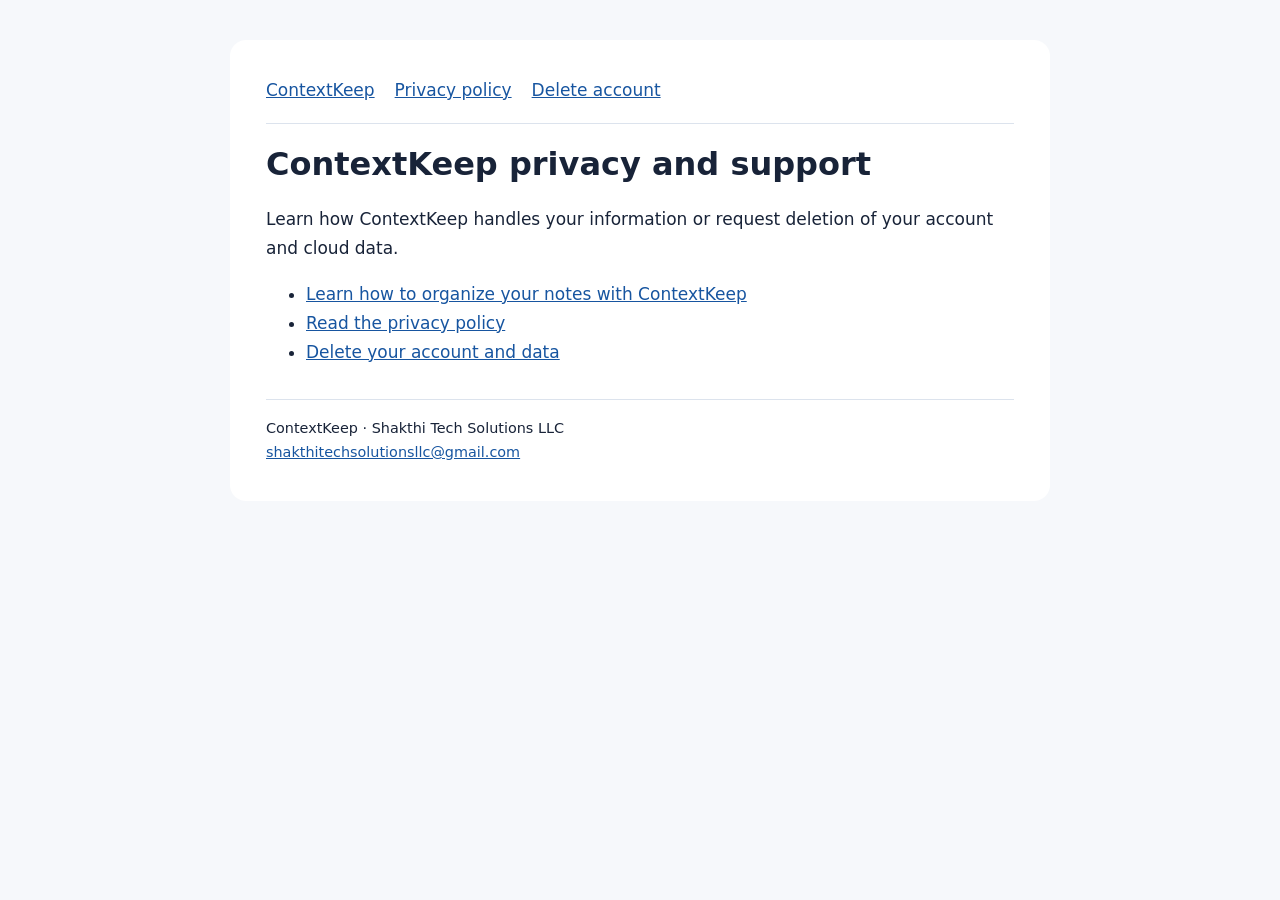
<file: index.html>
<!doctype html>
<html lang="en"><head><meta charset="utf-8"><meta name="viewport" content="width=device-width,initial-scale=1"><title>Privacy and support | ContextKeep</title><link rel="stylesheet" href="style.css"></head><body><main><nav aria-label="Main navigation"><a href="index.html">ContextKeep</a><a href="privacy.html">Privacy policy</a><a href="delete-account.html">Delete account</a></nav><h1>ContextKeep privacy and support</h1><p>Learn how ContextKeep handles your information or request deletion of your account and cloud data.</p><ul><li><a href="guide.html">Learn how to organize your notes with ContextKeep</a></li><li><a href="privacy.html">Read the privacy policy</a></li><li><a href="delete-account.html">Delete your account and data</a></li></ul><footer>ContextKeep · Shakthi Tech Solutions LLC<br><a href="mailto:shakthitechsolutionsllc@gmail.com">shakthitechsolutionsllc@gmail.com</a></footer></main></body></html>
</file>
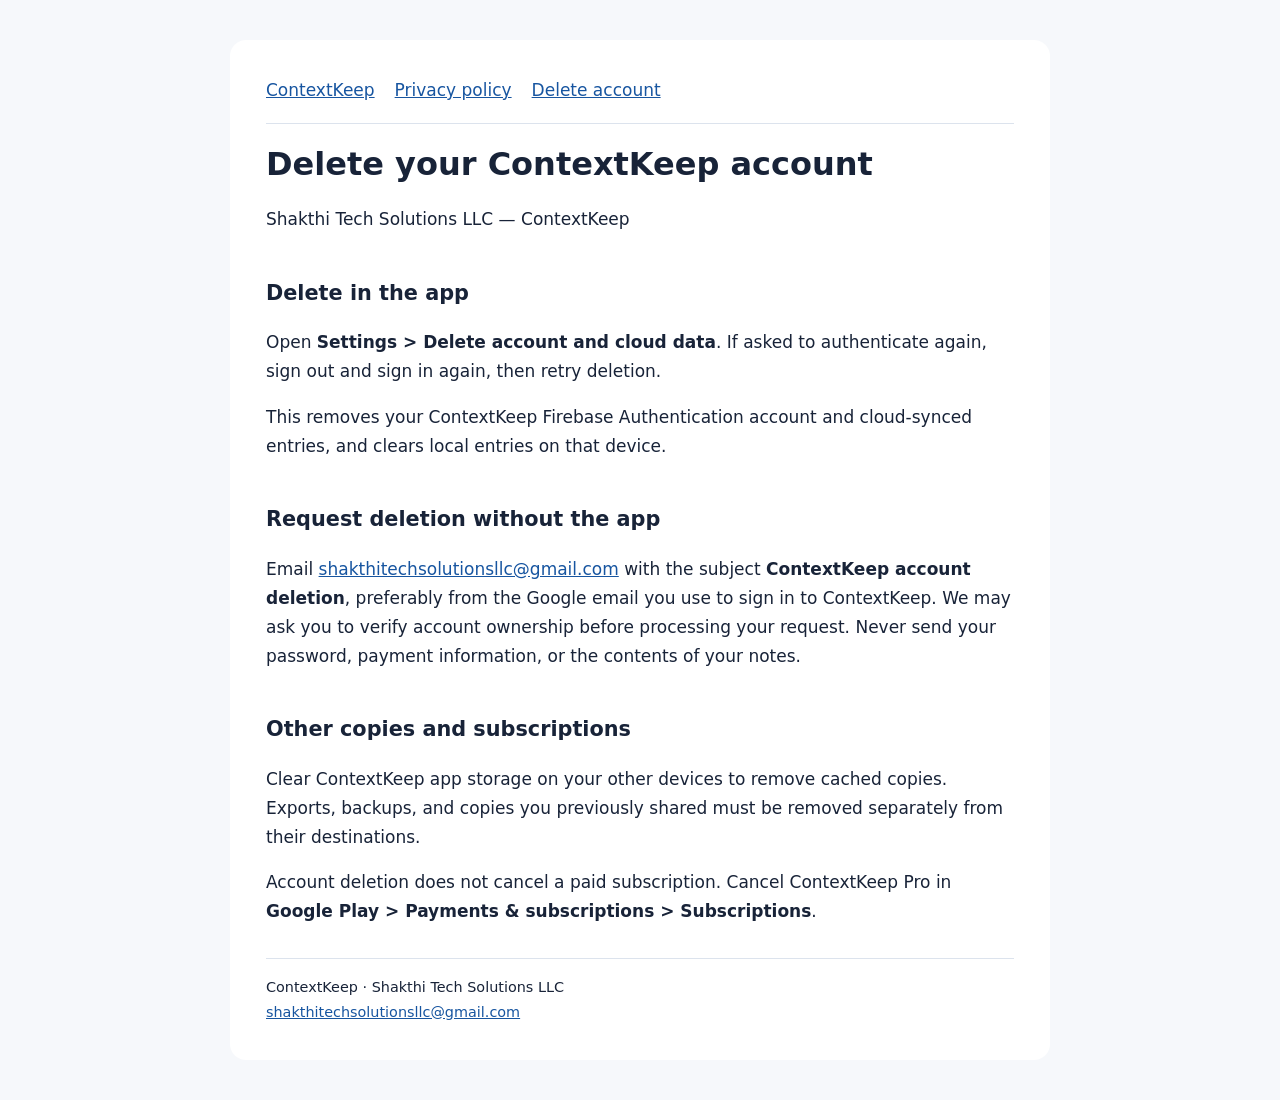
<file: delete-account.html>
<!doctype html>
<html lang="en"><head><meta charset="utf-8"><meta name="viewport" content="width=device-width,initial-scale=1"><title>Delete account | ContextKeep</title><link rel="stylesheet" href="style.css"></head><body><main><nav aria-label="Main navigation"><a href="index.html">ContextKeep</a><a href="privacy.html">Privacy policy</a><a href="delete-account.html">Delete account</a></nav><h1>Delete your ContextKeep account</h1>
<p>Shakthi Tech Solutions LLC — ContextKeep</p>
<h2>Delete in the app</h2>
<p>Open <strong>Settings &gt; Delete account and cloud data</strong>. If asked to authenticate again, sign out and sign in again, then retry deletion.</p>
<p>This removes your ContextKeep Firebase Authentication account and cloud-synced entries, and clears local entries on that device.</p>
<h2>Request deletion without the app</h2>
<p>Email <a href="mailto:shakthitechsolutionsllc@gmail.com?subject=ContextKeep%20account%20deletion">shakthitechsolutionsllc@gmail.com</a> with the subject <strong>ContextKeep account deletion</strong>, preferably from the Google email you use to sign in to ContextKeep. We may ask you to verify account ownership before processing your request. Never send your password, payment information, or the contents of your notes.</p>
<h2>Other copies and subscriptions</h2>
<p>Clear ContextKeep app storage on your other devices to remove cached copies. Exports, backups, and copies you previously shared must be removed separately from their destinations.</p>
<p>Account deletion does not cancel a paid subscription. Cancel ContextKeep Pro in <strong>Google Play &gt; Payments &amp; subscriptions &gt; Subscriptions</strong>.</p><footer>ContextKeep · Shakthi Tech Solutions LLC<br><a href="mailto:shakthitechsolutionsllc@gmail.com">shakthitechsolutionsllc@gmail.com</a></footer></main></body></html>
</file>
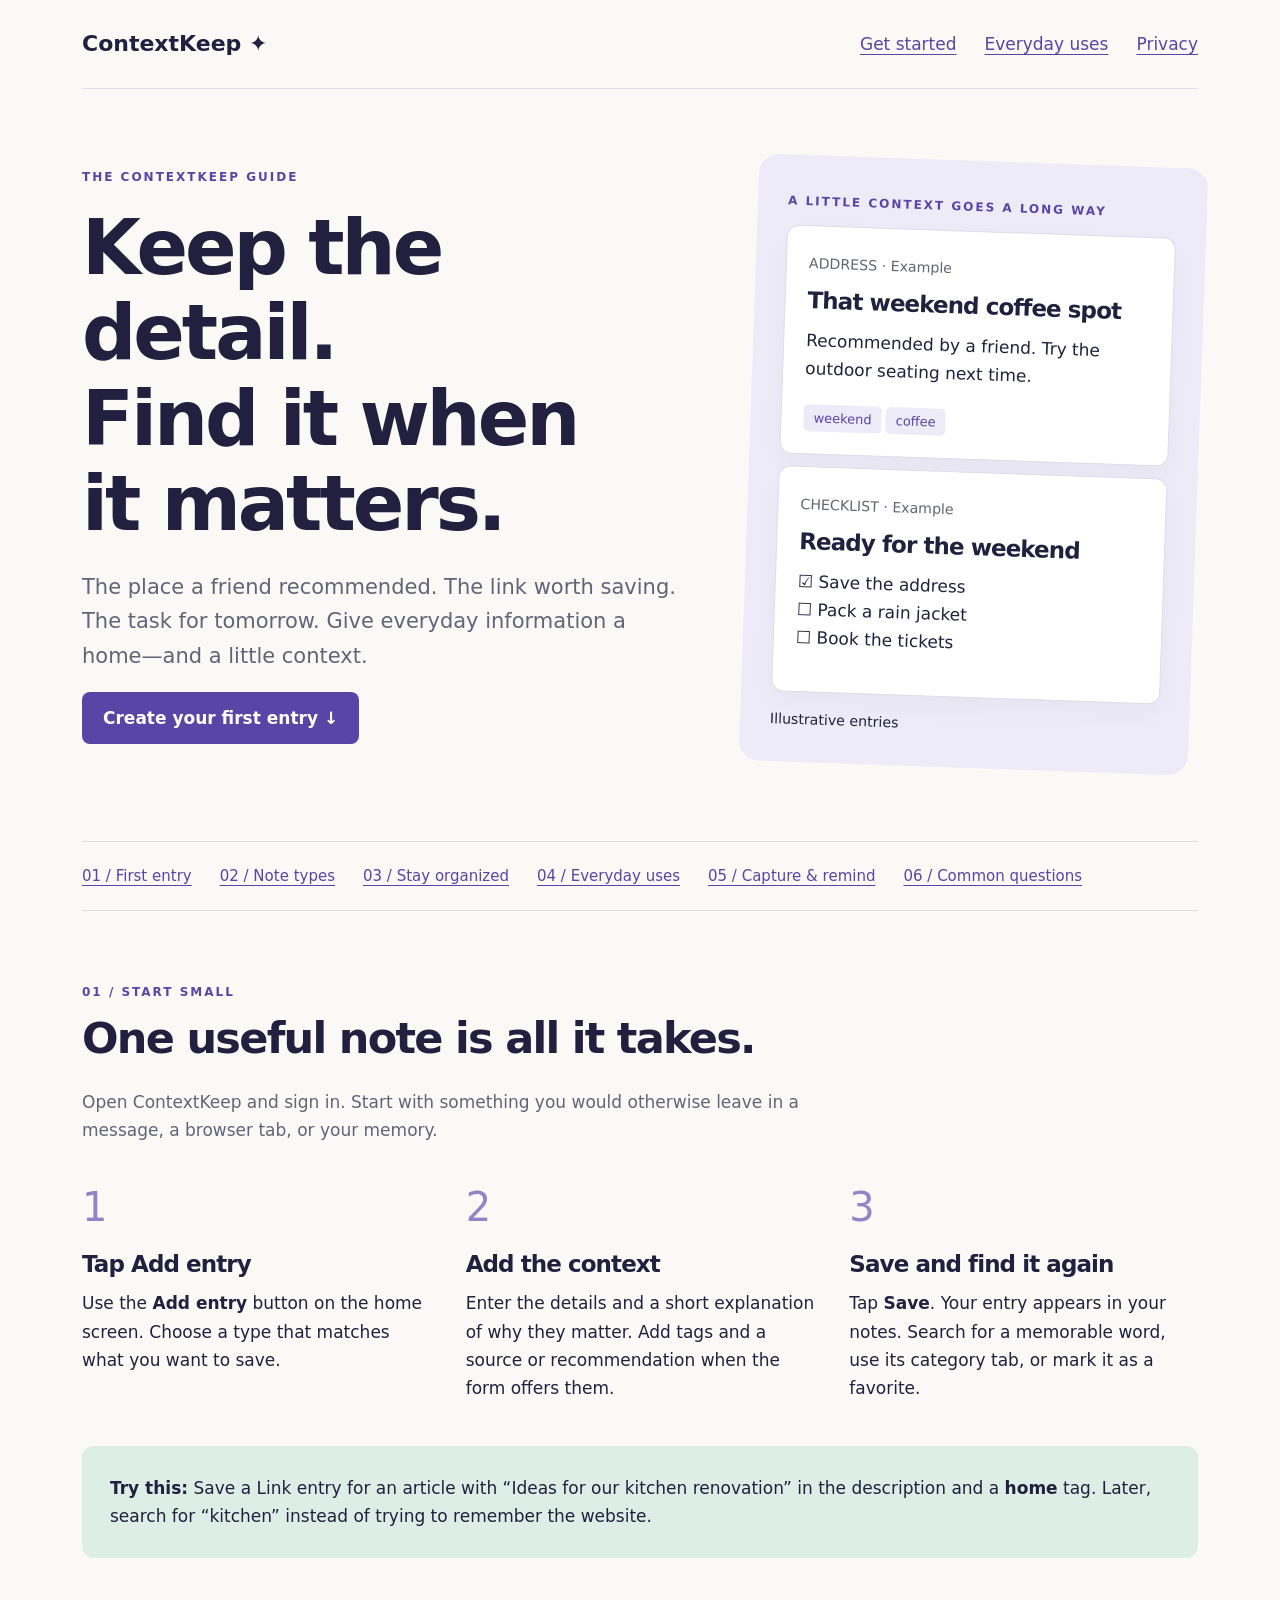
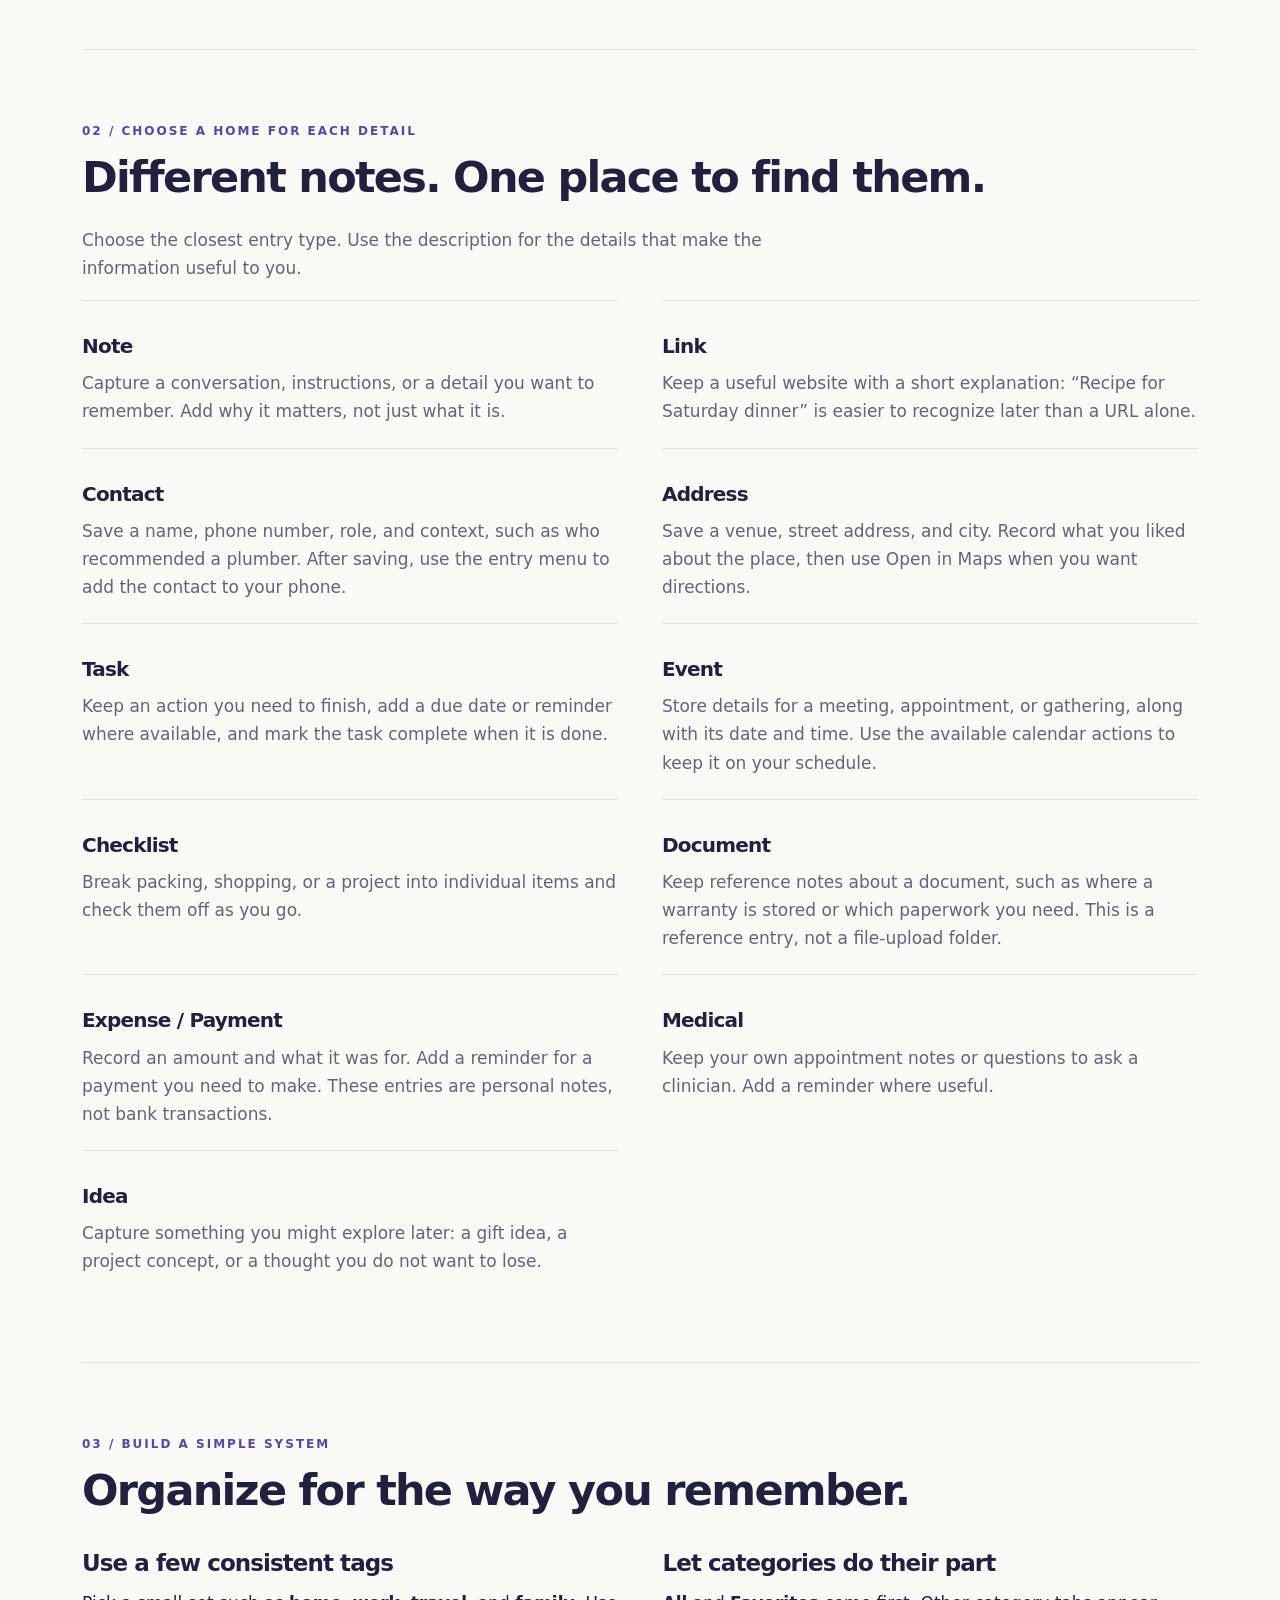
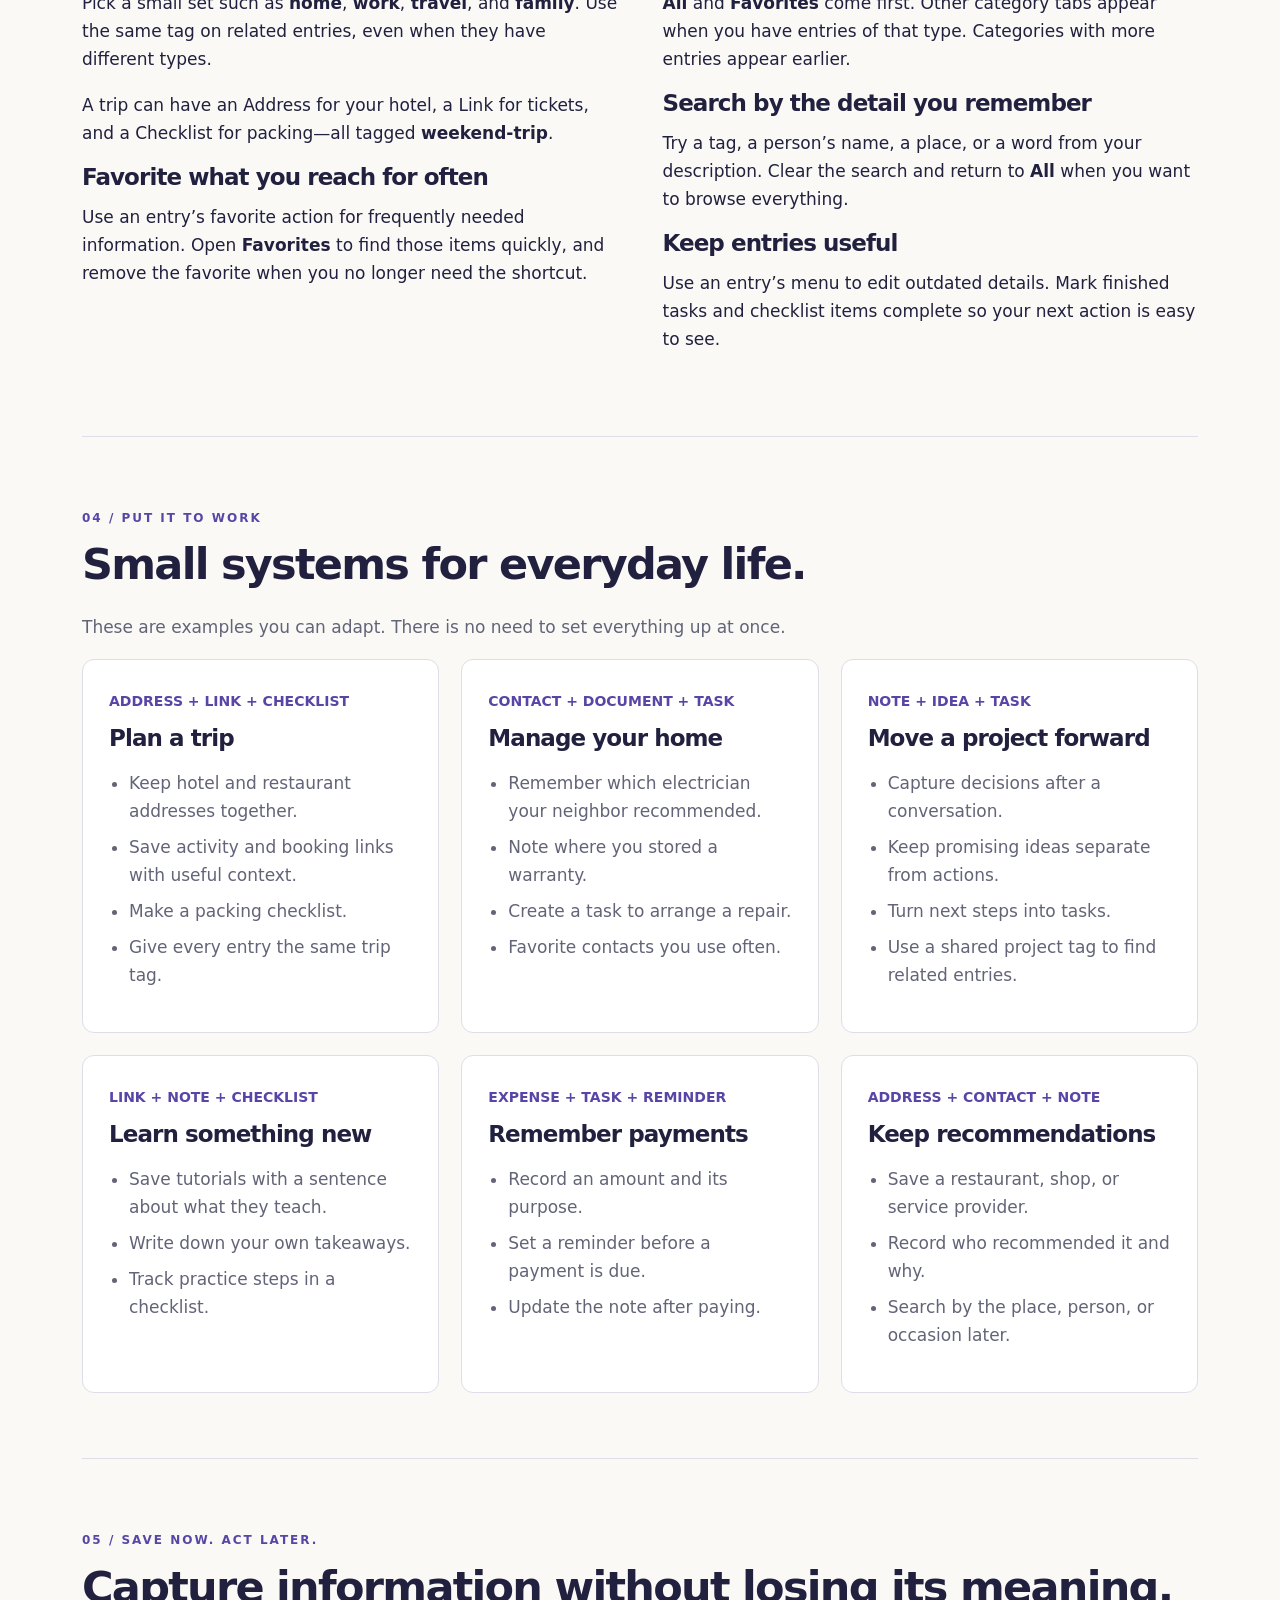
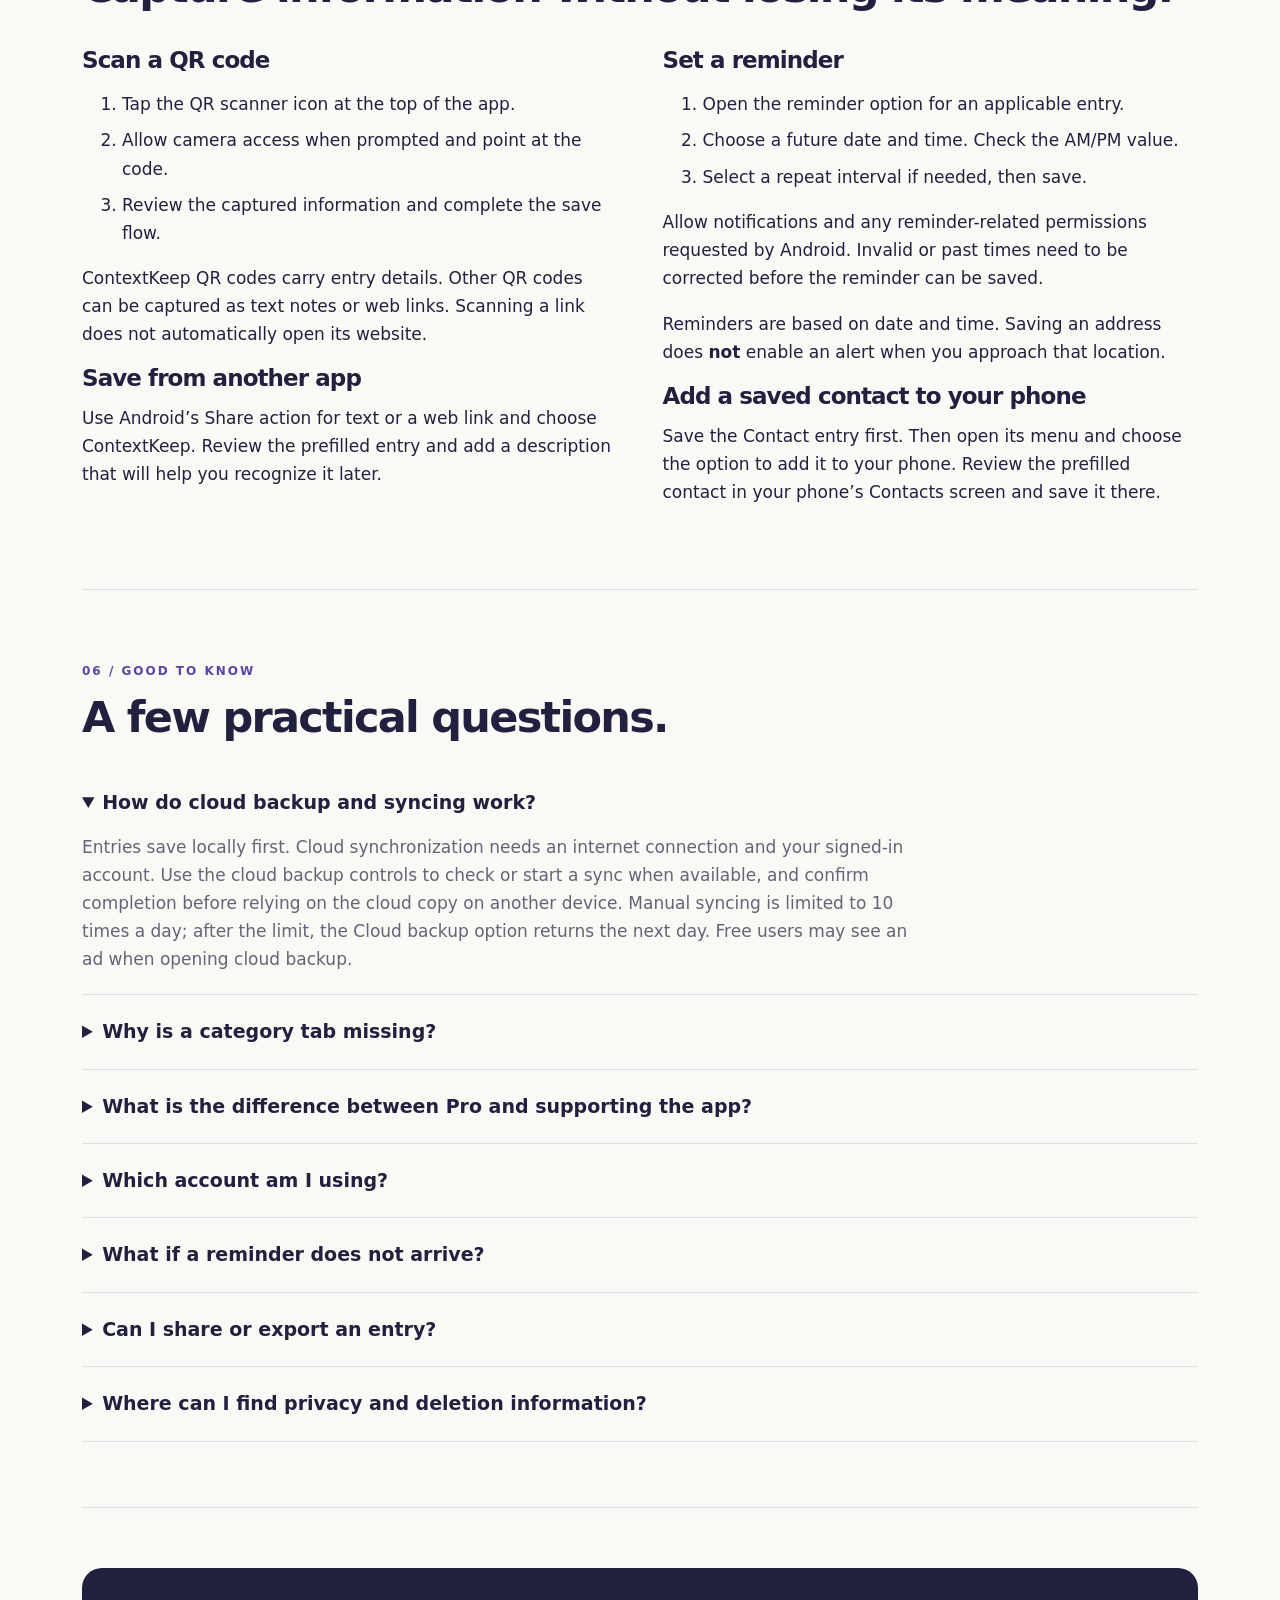
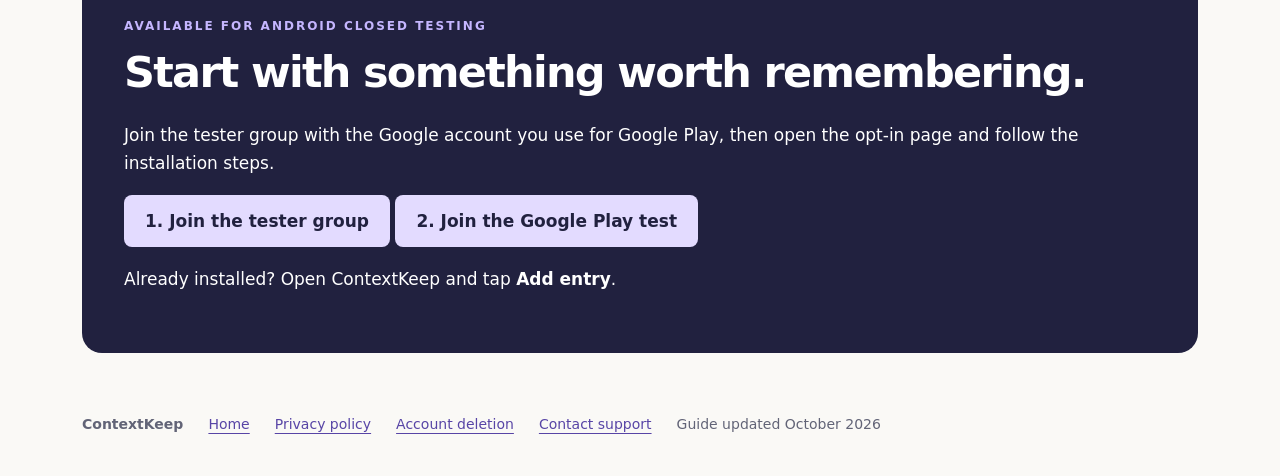
<file: guide.html>
<!doctype html><html lang="en"><head><meta charset="utf-8"><meta name="viewport" content="width=device-width,initial-scale=1"><meta name="description" content="Learn how to use ContextKeep to organize notes, links, contacts, places, tasks and reminders. A practical getting-started guide with everyday examples."><title>How to use ContextKeep — An everyday organization guide</title><link rel="stylesheet" href="guide.css"></head><body><a class="skip" href="#main">Skip to guide</a><div class="wrap"><nav aria-label="Main navigation"><a class="brand" href="index.html">ContextKeep<span aria-hidden="true"> ✦</span></a><a href="#start">Get started</a><a href="#everyday">Everyday uses</a><a href="privacy.html">Privacy</a></nav><main id="main"><header class="hero"><div><span class="label">The ContextKeep guide</span><h1>Keep the detail.<br>Find it when<br>it matters.</h1><p class="lead">The place a friend recommended. The link worth saving. The task for tomorrow. Give everyday information a home—and a little context.</p><a class="button" href="#start">Create your first entry ↓</a></div><aside class="hero-note" aria-label="Illustrative notes, not app screenshots"><span class="label">A little context goes a long way</span><div class="sample"><small>ADDRESS · Example</small><h3>That weekend coffee spot</h3><p>Recommended by a friend. Try the outdoor seating next time.</p><span class="tag">weekend</span><span class="tag">coffee</span></div><div class="sample"><small>CHECKLIST · Example</small><h3>Ready for the weekend</h3><p>☑ Save the address<br>☐ Pack a rain jacket<br>☐ Book the tickets</p></div><small>Illustrative entries</small></aside></header><div class="contents" aria-label="Guide sections"><a href="#start">01 / First entry</a><a href="#types">02 / Note types</a><a href="#organize">03 / Stay organized</a><a href="#everyday">04 / Everyday uses</a><a href="#capture">05 / Capture & remind</a><a href="#questions">06 / Common questions</a></div>
<section id="start" class="section"><span class="label">01 / Start small</span><h2>One useful note is all it takes.</h2><p class="intro">Open ContextKeep and sign in. Start with something you would otherwise leave in a message, a browser tab, or your memory.</p><div class="steps"><div><span class="num">1</span><h3>Tap Add entry</h3><p>Use the <strong>Add entry</strong> button on the home screen. Choose a type that matches what you want to save.</p></div><div><span class="num">2</span><h3>Add the context</h3><p>Enter the details and a short explanation of why they matter. Add tags and a source or recommendation when the form offers them.</p></div><div><span class="num">3</span><h3>Save and find it again</h3><p>Tap <strong>Save</strong>. Your entry appears in your notes. Search for a memorable word, use its category tab, or mark it as a favorite.</p></div></div><div class="callout"><strong>Try this:</strong> Save a Link entry for an article with “Ideas for our kitchen renovation” in the description and a <strong>home</strong> tag. Later, search for “kitchen” instead of trying to remember the website.</div></section>
<section id="types" class="section"><span class="label">02 / Choose a home for each detail</span><h2>Different notes. One place to find them.</h2><p class="intro">Choose the closest entry type. Use the description for the details that make the information useful to you.</p><div class="types"><article class="type"><h3>Note</h3><p>Capture a conversation, instructions, or a detail you want to remember. Add why it matters, not just what it is.</p></article><article class="type"><h3>Link</h3><p>Keep a useful website with a short explanation: “Recipe for Saturday dinner” is easier to recognize later than a URL alone.</p></article><article class="type"><h3>Contact</h3><p>Save a name, phone number, role, and context, such as who recommended a plumber. After saving, use the entry menu to add the contact to your phone.</p></article><article class="type"><h3>Address</h3><p>Save a venue, street address, and city. Record what you liked about the place, then use Open in Maps when you want directions.</p></article><article class="type"><h3>Task</h3><p>Keep an action you need to finish, add a due date or reminder where available, and mark the task complete when it is done.</p></article><article class="type"><h3>Event</h3><p>Store details for a meeting, appointment, or gathering, along with its date and time. Use the available calendar actions to keep it on your schedule.</p></article><article class="type"><h3>Checklist</h3><p>Break packing, shopping, or a project into individual items and check them off as you go.</p></article><article class="type"><h3>Document</h3><p>Keep reference notes about a document, such as where a warranty is stored or which paperwork you need. This is a reference entry, not a file-upload folder.</p></article><article class="type"><h3>Expense / Payment</h3><p>Record an amount and what it was for. Add a reminder for a payment you need to make. These entries are personal notes, not bank transactions.</p></article><article class="type"><h3>Medical</h3><p>Keep your own appointment notes or questions to ask a clinician. Add a reminder where useful.</p></article><article class="type"><h3>Idea</h3><p>Capture something you might explore later: a gift idea, a project concept, or a thought you do not want to lose.</p></article></div></section><section id="organize" class="section"><span class="label">03 / Build a simple system</span><h2>Organize for the way you remember.</h2><div class="split"><div><h3>Use a few consistent tags</h3><p>Pick a small set such as <strong>home</strong>, <strong>work</strong>, <strong>travel</strong>, and <strong>family</strong>. Use the same tag on related entries, even when they have different types.</p><p>A trip can have an Address for your hotel, a Link for tickets, and a Checklist for packing—all tagged <strong>weekend-trip</strong>.</p><h3>Favorite what you reach for often</h3><p>Use an entry’s favorite action for frequently needed information. Open <strong>Favorites</strong> to find those items quickly, and remove the favorite when you no longer need the shortcut.</p></div><div><h3>Let categories do their part</h3><p><strong>All</strong> and <strong>Favorites</strong> come first. Other category tabs appear when you have entries of that type. Categories with more entries appear earlier.</p><h3>Search by the detail you remember</h3><p>Try a tag, a person’s name, a place, or a word from your description. Clear the search and return to <strong>All</strong> when you want to browse everything.</p><h3>Keep entries useful</h3><p>Use an entry’s menu to edit outdated details. Mark finished tasks and checklist items complete so your next action is easy to see.</p></div></div></section>
<section id="everyday" class="section"><span class="label">04 / Put it to work</span><h2>Small systems for everyday life.</h2><p class="intro">These are examples you can adapt. There is no need to set everything up at once.</p><div class="scenarios"><article class="scenario"><span class="workflow">ADDRESS + LINK + CHECKLIST</span><h3>Plan a trip</h3><ul><li>Keep hotel and restaurant addresses together.</li><li>Save activity and booking links with useful context.</li><li>Make a packing checklist.</li><li>Give every entry the same trip tag.</li></ul></article><article class="scenario"><span class="workflow">CONTACT + DOCUMENT + TASK</span><h3>Manage your home</h3><ul><li>Remember which electrician your neighbor recommended.</li><li>Note where you stored a warranty.</li><li>Create a task to arrange a repair.</li><li>Favorite contacts you use often.</li></ul></article><article class="scenario"><span class="workflow">NOTE + IDEA + TASK</span><h3>Move a project forward</h3><ul><li>Capture decisions after a conversation.</li><li>Keep promising ideas separate from actions.</li><li>Turn next steps into tasks.</li><li>Use a shared project tag to find related entries.</li></ul></article><article class="scenario"><span class="workflow">LINK + NOTE + CHECKLIST</span><h3>Learn something new</h3><ul><li>Save tutorials with a sentence about what they teach.</li><li>Write down your own takeaways.</li><li>Track practice steps in a checklist.</li></ul></article><article class="scenario"><span class="workflow">EXPENSE + TASK + REMINDER</span><h3>Remember payments</h3><ul><li>Record an amount and its purpose.</li><li>Set a reminder before a payment is due.</li><li>Update the note after paying.</li></ul></article><article class="scenario"><span class="workflow">ADDRESS + CONTACT + NOTE</span><h3>Keep recommendations</h3><ul><li>Save a restaurant, shop, or service provider.</li><li>Record who recommended it and why.</li><li>Search by the place, person, or occasion later.</li></ul></article></div></section>
<section id="capture" class="section"><span class="label">05 / Save now. Act later.</span><h2>Capture information without losing its meaning.</h2><div class="split"><div><h3>Scan a QR code</h3><ol><li>Tap the QR scanner icon at the top of the app.</li><li>Allow camera access when prompted and point at the code.</li><li>Review the captured information and complete the save flow.</li></ol><p>ContextKeep QR codes carry entry details. Other QR codes can be captured as text notes or web links. Scanning a link does not automatically open its website.</p><h3>Save from another app</h3><p>Use Android’s Share action for text or a web link and choose ContextKeep. Review the prefilled entry and add a description that will help you recognize it later.</p></div><div><h3>Set a reminder</h3><ol><li>Open the reminder option for an applicable entry.</li><li>Choose a future date and time. Check the AM/PM value.</li><li>Select a repeat interval if needed, then save.</li></ol><p>Allow notifications and any reminder-related permissions requested by Android. Invalid or past times need to be corrected before the reminder can be saved.</p><p>Reminders are based on date and time. Saving an address does <strong>not</strong> enable an alert when you approach that location.</p><h3>Add a saved contact to your phone</h3><p>Save the Contact entry first. Then open its menu and choose the option to add it to your phone. Review the prefilled contact in your phone’s Contacts screen and save it there.</p></div></div></section>
<section id="questions" class="section"><span class="label">06 / Good to know</span><h2>A few practical questions.</h2><details open><summary>How do cloud backup and syncing work?</summary><p>Entries save locally first. Cloud synchronization needs an internet connection and your signed-in account. Use the cloud backup controls to check or start a sync when available, and confirm completion before relying on the cloud copy on another device. Manual syncing is limited to 10 times a day; after the limit, the Cloud backup option returns the next day. Free users may see an ad when opening cloud backup.</p></details><details><summary>Why is a category tab missing?</summary><p>Only categories containing entries are shown. Save your first entry of that type and its tab becomes available. All and Favorites remain the first two tabs.</p></details><details><summary>What is the difference between Pro and supporting the app?</summary><p>ContextKeep can be used for free with ads. An optional Pro subscription removes ads. A one-time support purchase supports development but does not enroll you in Pro or remove ads by itself.</p></details><details><summary>Which account am I using?</summary><p>Open Settings to see the signed-in account details. Sign out is also in Settings. Use the same account when you want to access your synced notes on another device.</p></details><details><summary>What if a reminder does not arrive?</summary><p>Check the saved date, time, and AM/PM value. In Android settings, confirm ContextKeep notifications are allowed, review any reminder permissions requested by the app, and check battery restrictions. Device settings can affect notification delivery.</p></details><details><summary>Can I share or export an entry?</summary><p>Use the sharing or export actions available in the app. ContextKeep supports readable text sharing, QR sharing, and JSON or CSV export. Review the contents before sharing, especially if a note includes private contact or personal details.</p></details><details><summary>Where can I find privacy and deletion information?</summary><p>Read the <a href="privacy.html">privacy policy</a> or follow the <a href="delete-account.html">account-deletion instructions</a>. Active Pro subscriptions must be managed separately through Google Play.</p></details></section>
<section class="cta" aria-labelledby="try"><span class="label" style="color:#c5b6ff">Available for Android closed testing</span><h2 id="try">Start with something worth remembering.</h2><p>Join the tester group with the Google account you use for Google Play, then open the opt-in page and follow the installation steps.</p><p><a class="button" href="https://groups.google.com/g/contextkeepclosedtesting">1. Join the tester group</a> <a class="button" href="https://play.google.com/apps/testing/com.shakthitechsolutions.contextkeep">2. Join the Google Play test</a></p><p>Already installed? Open ContextKeep and tap <strong>Add entry</strong>.</p></section></main><footer><strong>ContextKeep</strong><a href="index.html">Home</a><a href="privacy.html">Privacy policy</a><a href="delete-account.html">Account deletion</a><a href="mailto:shakthitechsolutionsllc@gmail.com">Contact support</a><span>Guide updated October 2026</span></footer></div></body></html>
</file>
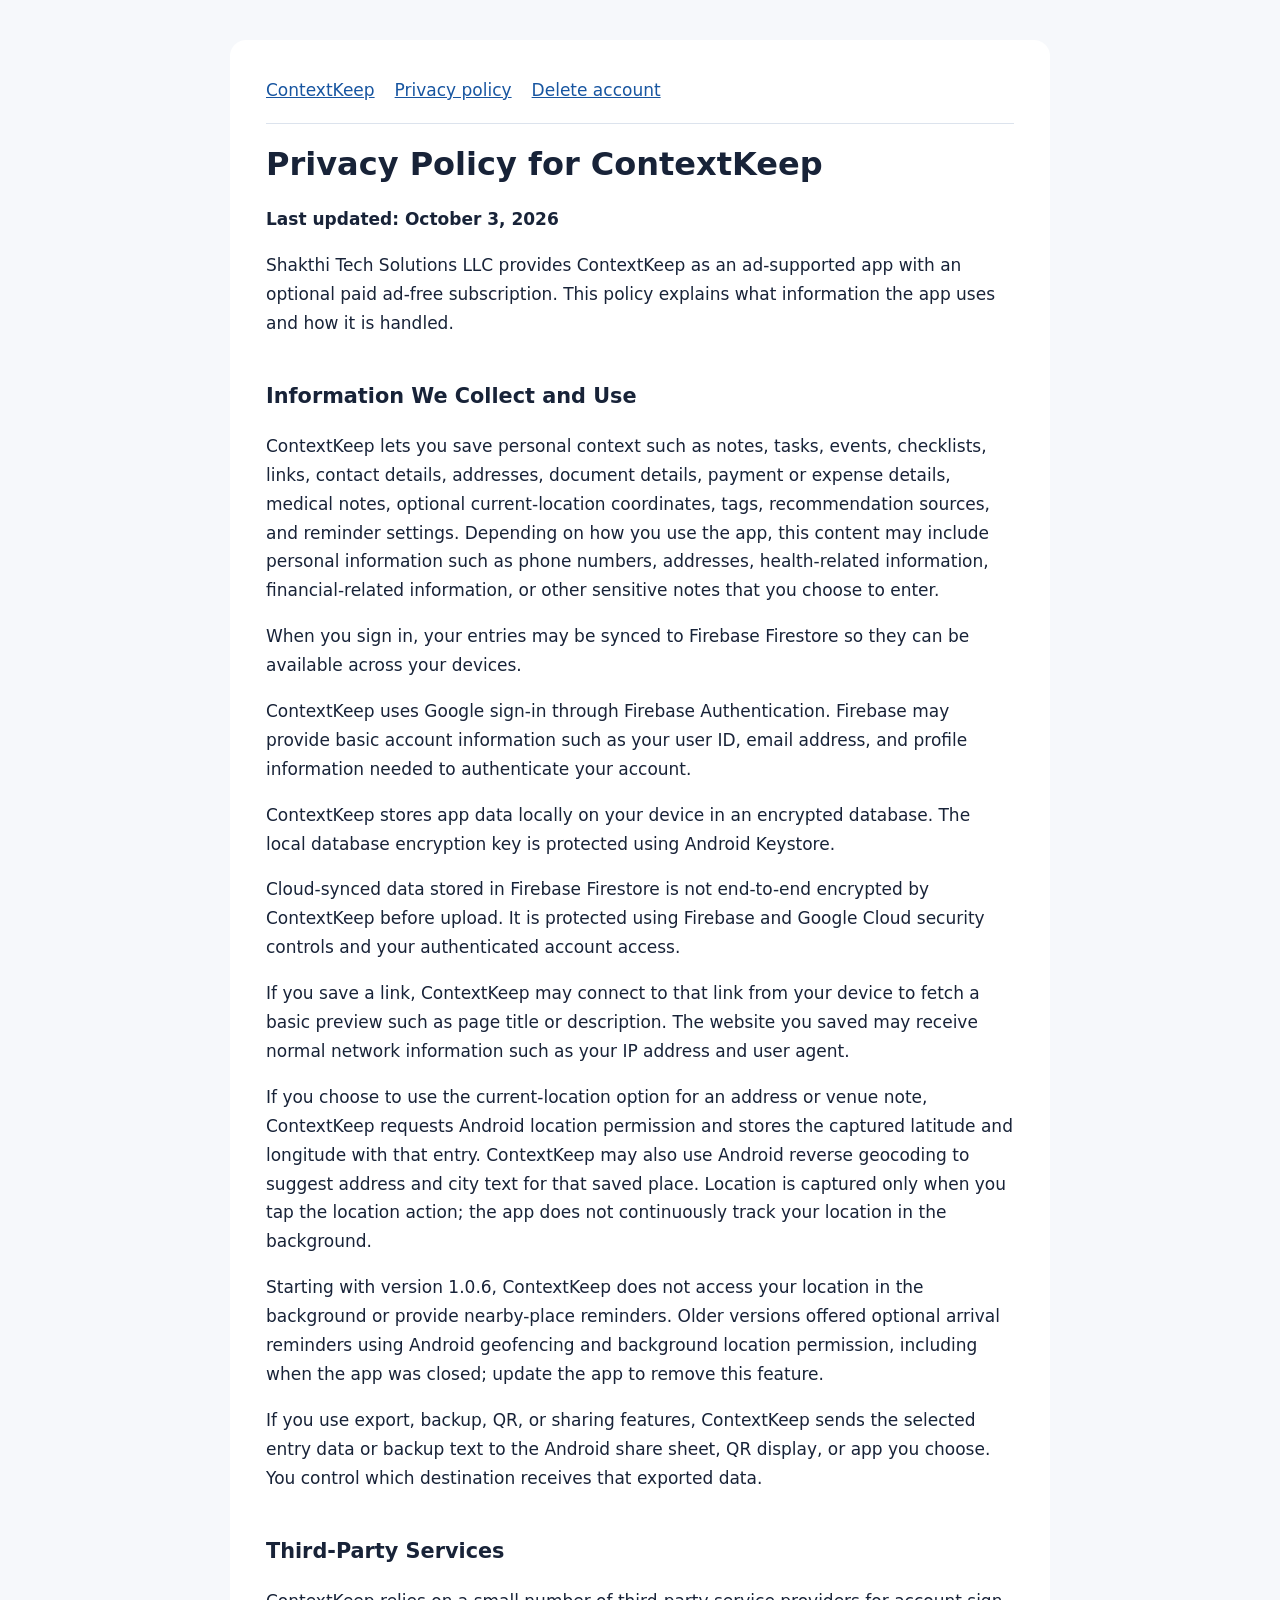
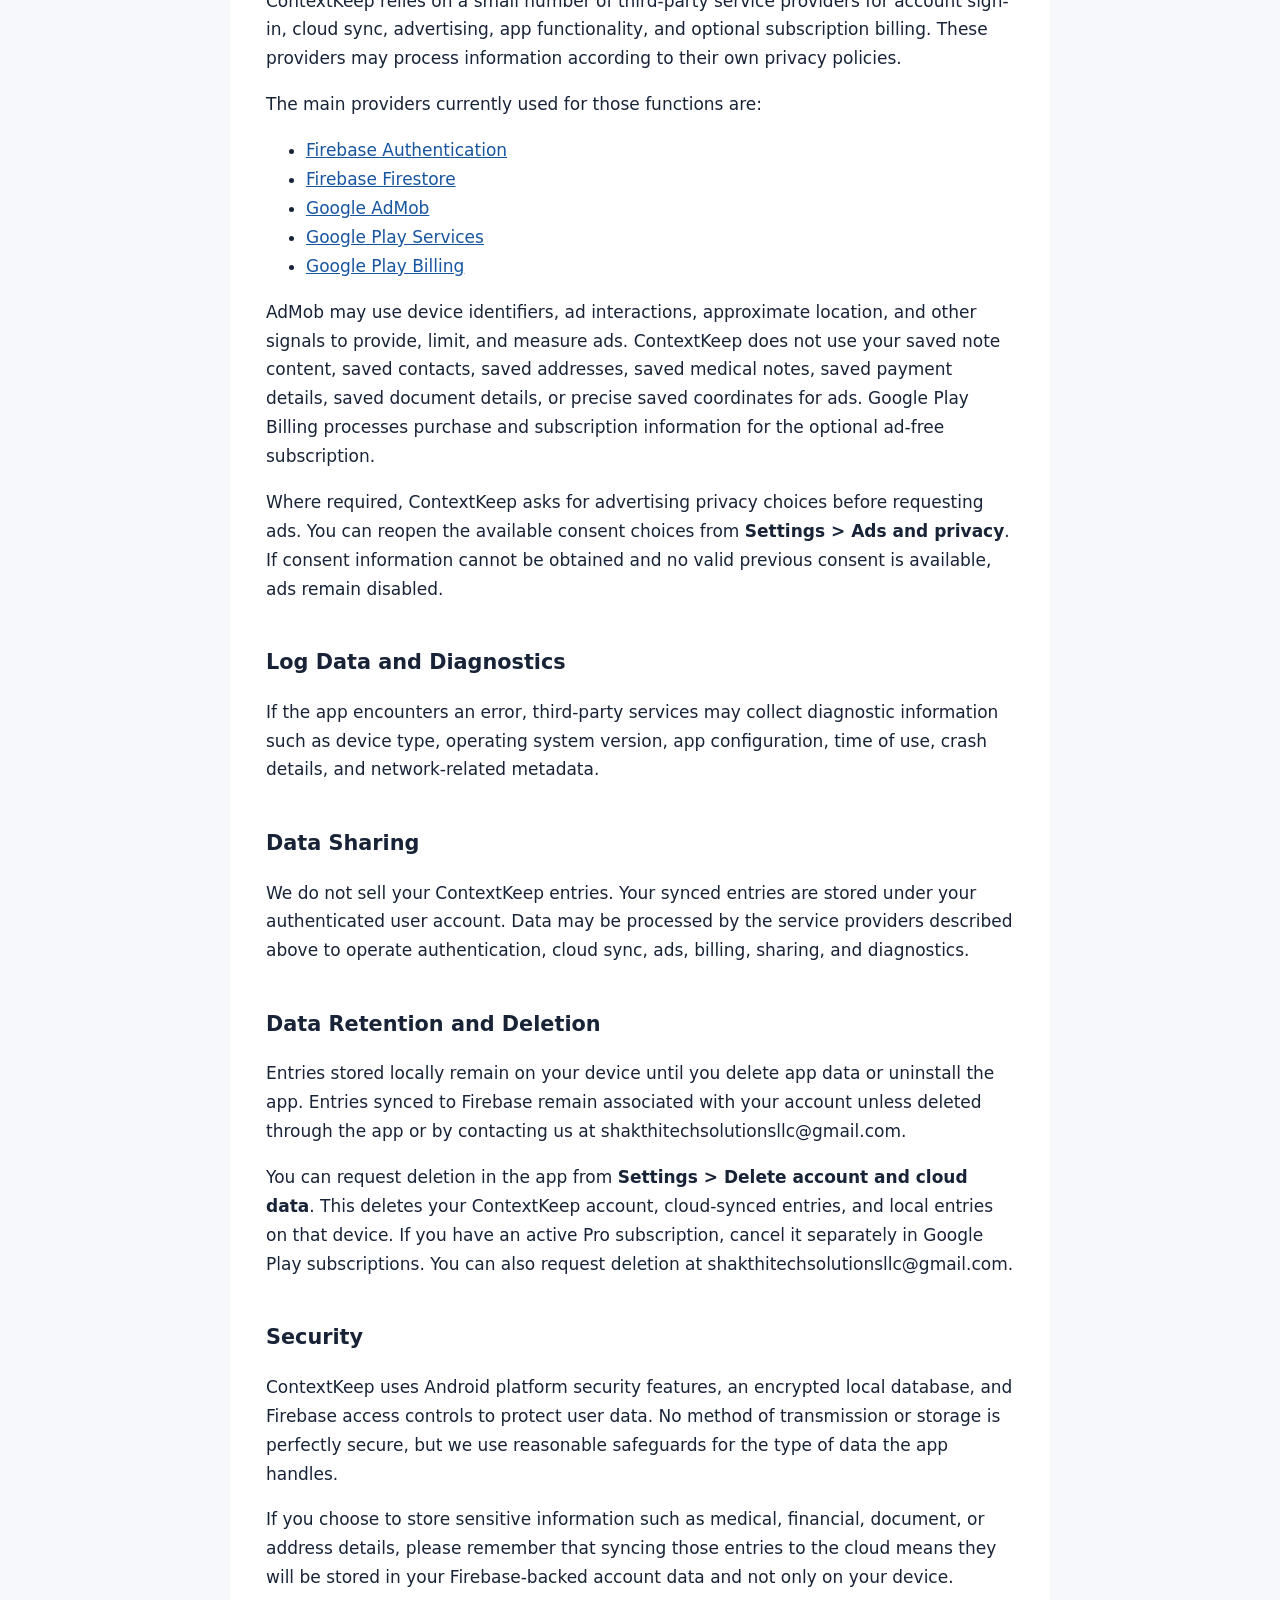
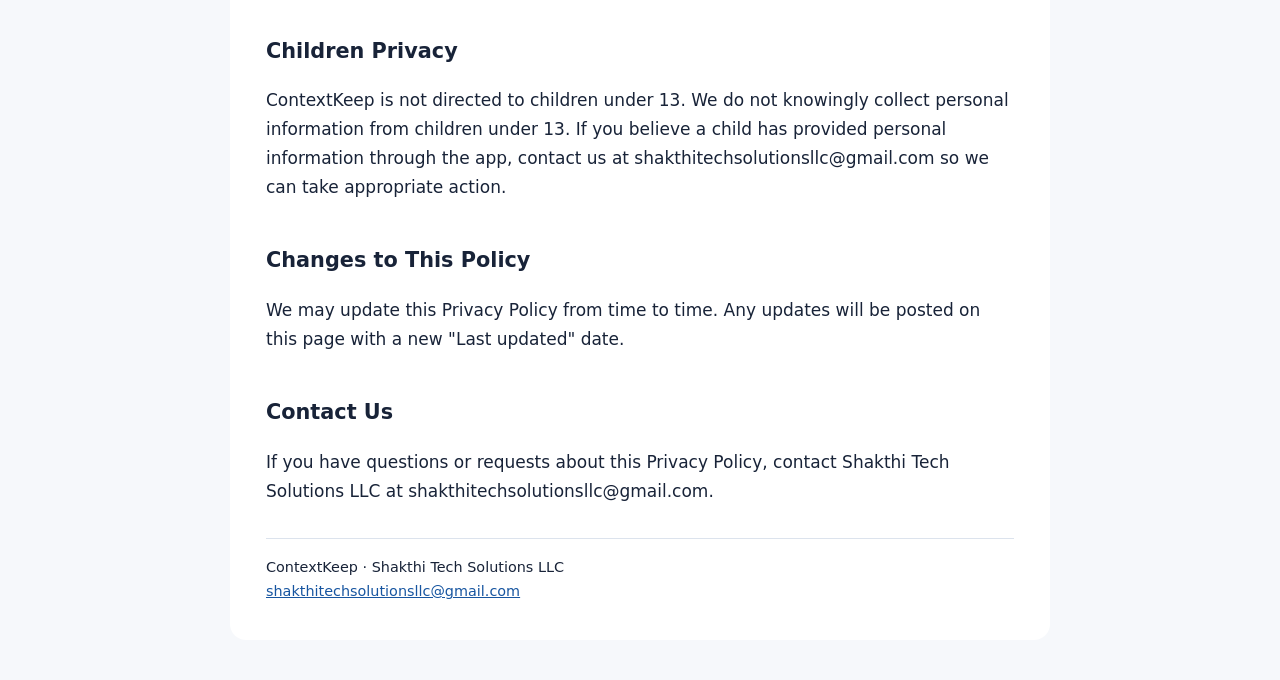
<file: privacy.html>
<!doctype html>
<html lang="en"><head><meta charset="utf-8"><meta name="viewport" content="width=device-width,initial-scale=1"><title>Privacy policy | ContextKeep</title><link rel="stylesheet" href="style.css"></head><body><main><nav aria-label="Main navigation"><a href="index.html">ContextKeep</a><a href="privacy.html">Privacy policy</a><a href="delete-account.html">Delete account</a></nav><h1>Privacy Policy for ContextKeep</h1>
<p><strong>Last updated: October 3, 2026</strong></p>
<p>Shakthi Tech Solutions LLC provides ContextKeep as an ad-supported app with an optional paid ad-free subscription. This policy explains what information the app uses and how it is handled.</p>
<h2>Information We Collect and Use</h2>
<p>ContextKeep lets you save personal context such as notes, tasks, events, checklists, links, contact details, addresses, document details, payment or expense details, medical notes, optional current-location coordinates, tags, recommendation sources, and reminder settings. Depending on how you use the app, this content may include personal information such as phone numbers, addresses, health-related information, financial-related information, or other sensitive notes that you choose to enter.</p>
<p>When you sign in, your entries may be synced to Firebase Firestore so they can be available across your devices.</p>
<p>ContextKeep uses Google sign-in through Firebase Authentication. Firebase may provide basic account information such as your user ID, email address, and profile information needed to authenticate your account.</p>
<p>ContextKeep stores app data locally on your device in an encrypted database. The local database encryption key is protected using Android Keystore.</p>
<p>Cloud-synced data stored in Firebase Firestore is not end-to-end encrypted by ContextKeep before upload. It is protected using Firebase and Google Cloud security controls and your authenticated account access.</p>
<p>If you save a link, ContextKeep may connect to that link from your device to fetch a basic preview such as page title or description. The website you saved may receive normal network information such as your IP address and user agent.</p>
<p>If you choose to use the current-location option for an address or venue note, ContextKeep requests Android location permission and stores the captured latitude and longitude with that entry. ContextKeep may also use Android reverse geocoding to suggest address and city text for that saved place. Location is captured only when you tap the location action; the app does not continuously track your location in the background.</p>
<p>Starting with version 1.0.6, ContextKeep does not access your location in the background or provide nearby-place reminders. Older versions offered optional arrival reminders using Android geofencing and background location permission, including when the app was closed; update the app to remove this feature.</p>
<p>If you use export, backup, QR, or sharing features, ContextKeep sends the selected entry data or backup text to the Android share sheet, QR display, or app you choose. You control which destination receives that exported data.</p>
<h2>Third-Party Services</h2>
<p>ContextKeep relies on a small number of third-party service providers for account sign-in, cloud sync, advertising, app functionality, and optional subscription billing. These providers may process information according to their own privacy policies.</p>
<p>The main providers currently used for those functions are:</p>
<ul><li><a href="https://firebase.google.com/support/privacy">Firebase Authentication</a></li><li><a href="https://firebase.google.com/support/privacy">Firebase Firestore</a></li><li><a href="https://support.google.com/admob/answer/6128543">Google AdMob</a></li><li><a href="https://policies.google.com/privacy">Google Play Services</a></li><li><a href="https://payments.google.com/payments/apis-secure/get_legal_document?ldo=0&amp;ldt=privacynotice">Google Play Billing</a></li></ul>
<p>AdMob may use device identifiers, ad interactions, approximate location, and other signals to provide, limit, and measure ads. ContextKeep does not use your saved note content, saved contacts, saved addresses, saved medical notes, saved payment details, saved document details, or precise saved coordinates for ads. Google Play Billing processes purchase and subscription information for the optional ad-free subscription.</p>
<p>Where required, ContextKeep asks for advertising privacy choices before requesting ads. You can reopen the available consent choices from <strong>Settings &gt; Ads and privacy</strong>. If consent information cannot be obtained and no valid previous consent is available, ads remain disabled.</p>
<h2>Log Data and Diagnostics</h2>
<p>If the app encounters an error, third-party services may collect diagnostic information such as device type, operating system version, app configuration, time of use, crash details, and network-related metadata.</p>
<h2>Data Sharing</h2>
<p>We do not sell your ContextKeep entries. Your synced entries are stored under your authenticated user account. Data may be processed by the service providers described above to operate authentication, cloud sync, ads, billing, sharing, and diagnostics.</p>
<h2>Data Retention and Deletion</h2>
<p>Entries stored locally remain on your device until you delete app data or uninstall the app. Entries synced to Firebase remain associated with your account unless deleted through the app or by contacting us at shakthitechsolutionsllc@gmail.com.</p>
<p>You can request deletion in the app from <strong>Settings &gt; Delete account and cloud data</strong>. This deletes your ContextKeep account, cloud-synced entries, and local entries on that device. If you have an active Pro subscription, cancel it separately in Google Play subscriptions. You can also request deletion at shakthitechsolutionsllc@gmail.com.</p>
<h2>Security</h2>
<p>ContextKeep uses Android platform security features, an encrypted local database, and Firebase access controls to protect user data. No method of transmission or storage is perfectly secure, but we use reasonable safeguards for the type of data the app handles.</p>
<p>If you choose to store sensitive information such as medical, financial, document, or address details, please remember that syncing those entries to the cloud means they will be stored in your Firebase-backed account data and not only on your device.</p>
<h2>Children Privacy</h2>
<p>ContextKeep is not directed to children under 13. We do not knowingly collect personal information from children under 13. If you believe a child has provided personal information through the app, contact us at shakthitechsolutionsllc@gmail.com so we can take appropriate action.</p>
<h2>Changes to This Policy</h2>
<p>We may update this Privacy Policy from time to time. Any updates will be posted on this page with a new &quot;Last updated&quot; date.</p>
<h2>Contact Us</h2>
<p>If you have questions or requests about this Privacy Policy, contact Shakthi Tech Solutions LLC at shakthitechsolutionsllc@gmail.com.</p><footer>ContextKeep · Shakthi Tech Solutions LLC<br><a href="mailto:shakthitechsolutionsllc@gmail.com">shakthitechsolutionsllc@gmail.com</a></footer></main></body></html>
</file>
<file: style.css>
*{box-sizing:border-box}body{margin:0;background:#f6f8fb;color:#182338;font:17px/1.7 system-ui,sans-serif}main{max-width:820px;margin:40px auto;padding:36px;background:white;border-radius:16px}nav{display:flex;flex-wrap:wrap;gap:20px;border-bottom:1px solid #dce3ed;padding-bottom:18px}a{color:#1755a0}h1{font-size:2rem;line-height:1.2}h2{font-size:1.3rem;margin-top:2em}footer{border-top:1px solid #dce3ed;margin-top:32px;padding-top:16px;font-size:.9rem}@media(max-width:600px){main{margin:0;padding:24px;border-radius:0}}
</file>
<file: guide.css>
:root{--ink:#21213f;--muted:#626477;--paper:#faf9f6;--purple:#5845a6;--line:#dedde8;--mint:#dceee6}*{box-sizing:border-box}html{scroll-behavior:smooth;scroll-padding-top:30px}body{margin:0;background:var(--paper);color:var(--ink);font:17px/1.65 system-ui,-apple-system,sans-serif}a{color:var(--purple);text-underline-offset:4px}a:focus-visible,summary:focus-visible{outline:3px solid #b1661f;outline-offset:5px}.wrap{max-width:1180px;margin:auto;padding:0 32px}nav{display:flex;gap:28px;align-items:center;padding:26px 0;border-bottom:1px solid var(--line);flex-wrap:wrap}nav .brand{font-size:22px;font-weight:800;text-decoration:none;margin-right:auto;color:var(--ink)}.label{font-size:12px;font-weight:800;letter-spacing:2px;text-transform:uppercase;color:var(--purple)}h1,h2,h3{line-height:1.12;letter-spacing:-.04em}h1{font-size:clamp(44px,6vw,76px);margin:16px 0 24px;max-width:740px}h2{font-size:clamp(30px,4vw,43px);margin:10px 0 25px}h3{font-size:23px;margin:12px 0}p{margin:0 0 18px}.hero{display:grid;grid-template-columns:1.35fr 1fr;gap:60px;padding:72px 0}.lead{font-size:21px;color:var(--muted);max-width:650px}.button{display:inline-block;background:var(--purple);color:white;border-radius:8px;padding:12px 21px;text-decoration:none;font-weight:650}.hero-note{background:#eeebf8;padding:30px;border-radius:20px;align-self:center;transform:rotate(2deg)}.sample{background:white;border:1px solid var(--line);padding:22px;border-radius:12px;margin:12px 0;box-shadow:0 10px 26px #21213f08}.sample small,.muted{color:var(--muted)}.tag{display:inline-block;background:#eeebf8;color:var(--purple);padding:3px 10px;border-radius:5px;font-size:13px;margin:4px 4px 0 0}.contents{display:flex;gap:12px 28px;flex-wrap:wrap;padding:22px 0;border-block:1px solid var(--line);font-size:15px}.section{padding:65px 0;border-bottom:1px solid var(--line)}.intro{max-width:760px;color:var(--muted)}.steps{display:grid;grid-template-columns:repeat(3,1fr);gap:35px;margin-top:30px}.num{font-size:40px;color:#9284c5;font-weight:350}.split{display:grid;grid-template-columns:1fr 1fr;gap:45px}.types{display:grid;grid-template-columns:repeat(2,1fr);gap:0 44px}.type{padding:22px 0;border-top:1px solid var(--line)}.type h3{font-size:20px}.type p{margin:0;color:var(--muted)}.callout{background:var(--mint);padding:28px;border-radius:12px;margin:26px 0}.scenarios{display:grid;grid-template-columns:repeat(3,1fr);gap:22px}.scenario{background:white;padding:26px;border:1px solid var(--line);border-radius:12px}.scenario ul{padding-left:20px;color:var(--muted)}li{margin-bottom:8px}.workflow{font-size:14px;font-weight:650;color:var(--purple)}details{border-bottom:1px solid var(--line);padding:21px 0}summary{cursor:pointer;font-size:19px;font-weight:650}details p{max-width:850px;margin:15px 0 0;color:var(--muted)}.cta{background:var(--ink);color:white;border-radius:20px;padding:42px;margin:60px 0}.cta a:not(.button){color:#d9cffd}.cta .button{background:#e3dbff;color:var(--ink)}footer{display:flex;flex-wrap:wrap;gap:16px 25px;padding:0 0 40px;font-size:14px;color:var(--muted)}.skip{position:absolute;left:-9999px}.skip:focus{left:20px;top:10px;background:white;padding:10px;z-index:5}@media(max-width:760px){.wrap{padding:0 22px}.hero,.split{grid-template-columns:1fr;gap:24px}.hero{padding:45px 0}.hero-note{transform:none}.steps,.scenarios{grid-template-columns:1fr;gap:20px}.types{grid-template-columns:1fr}.section{padding:45px 0}nav{gap:14px;font-size:14px}.cta{padding:28px}.lead{font-size:19px}}@media(prefers-reduced-motion:reduce){html{scroll-behavior:auto}}@media print{nav,.contents,.cta,.skip{display:none}body{background:white;font-size:11pt}.hero,.section{padding:20px 0}.hero-note{transform:none}.scenario,details{break-inside:avoid}details p{display:block}}
</file>
